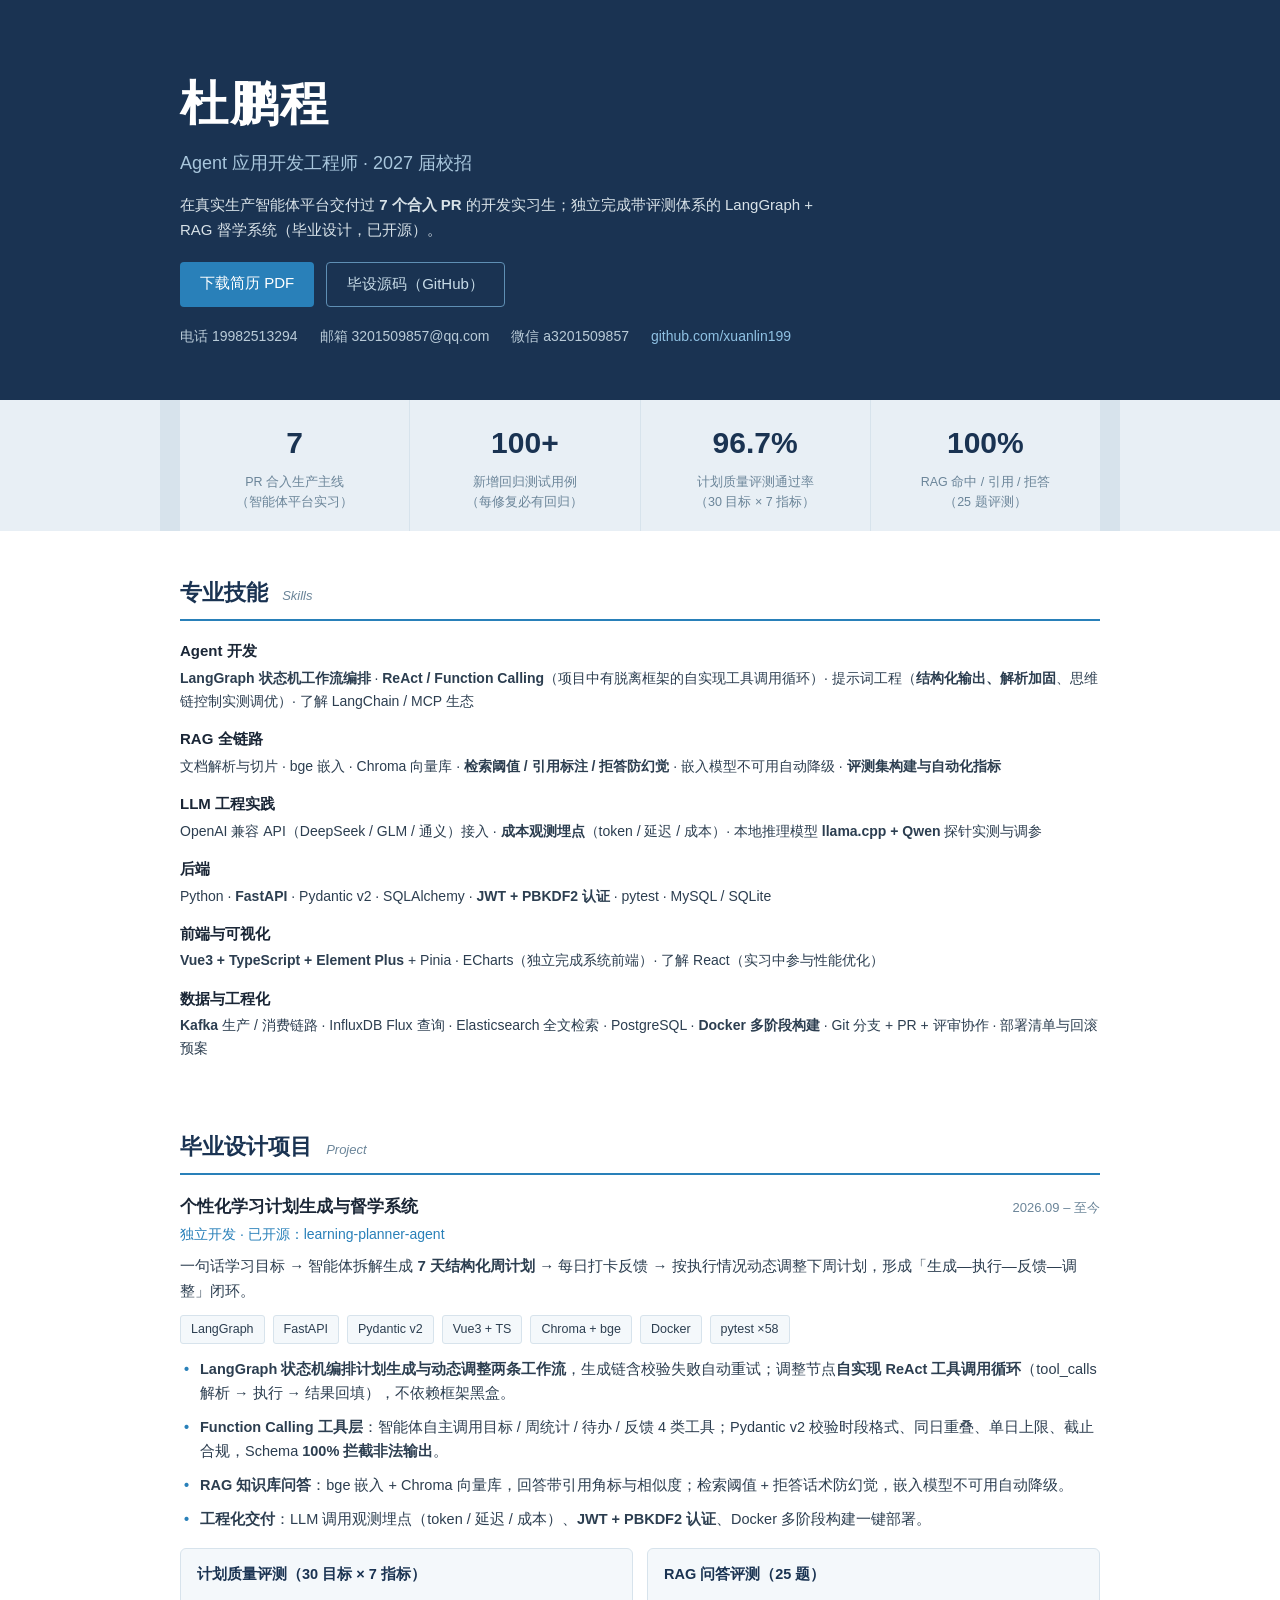
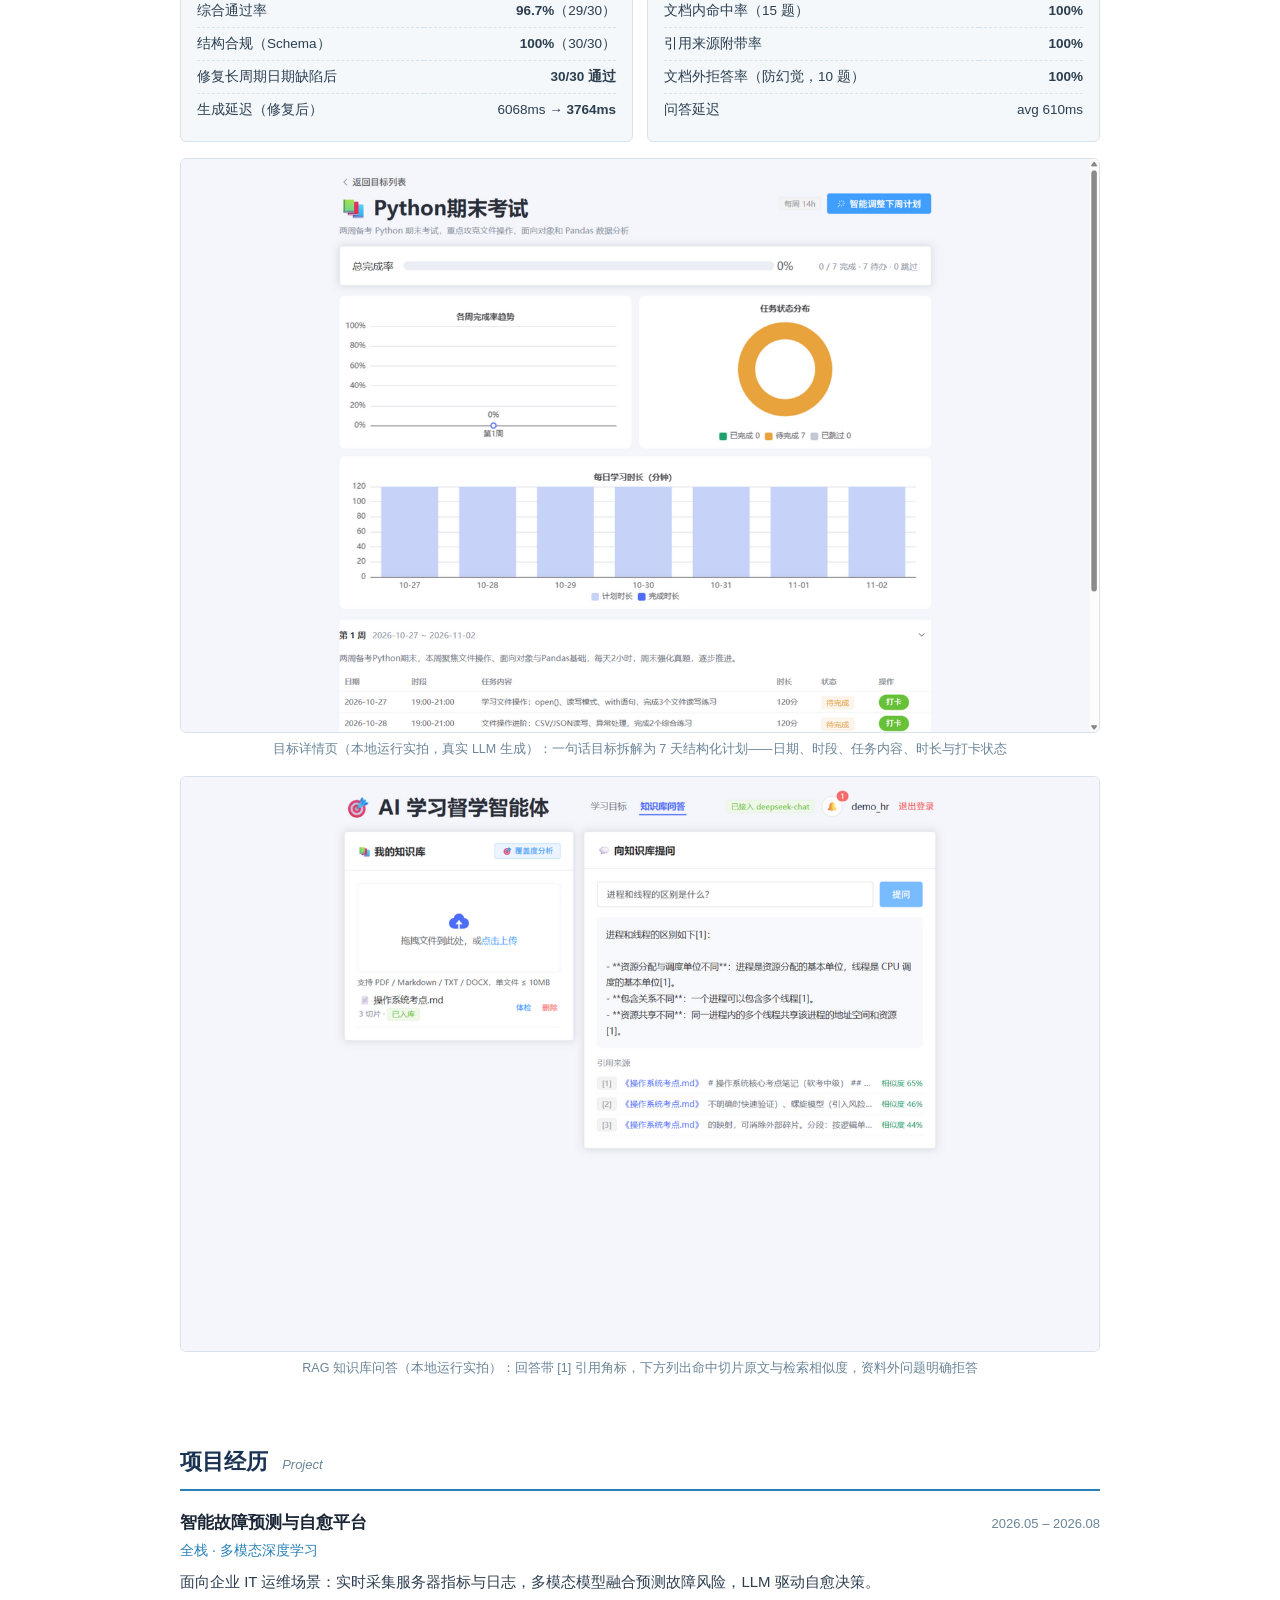
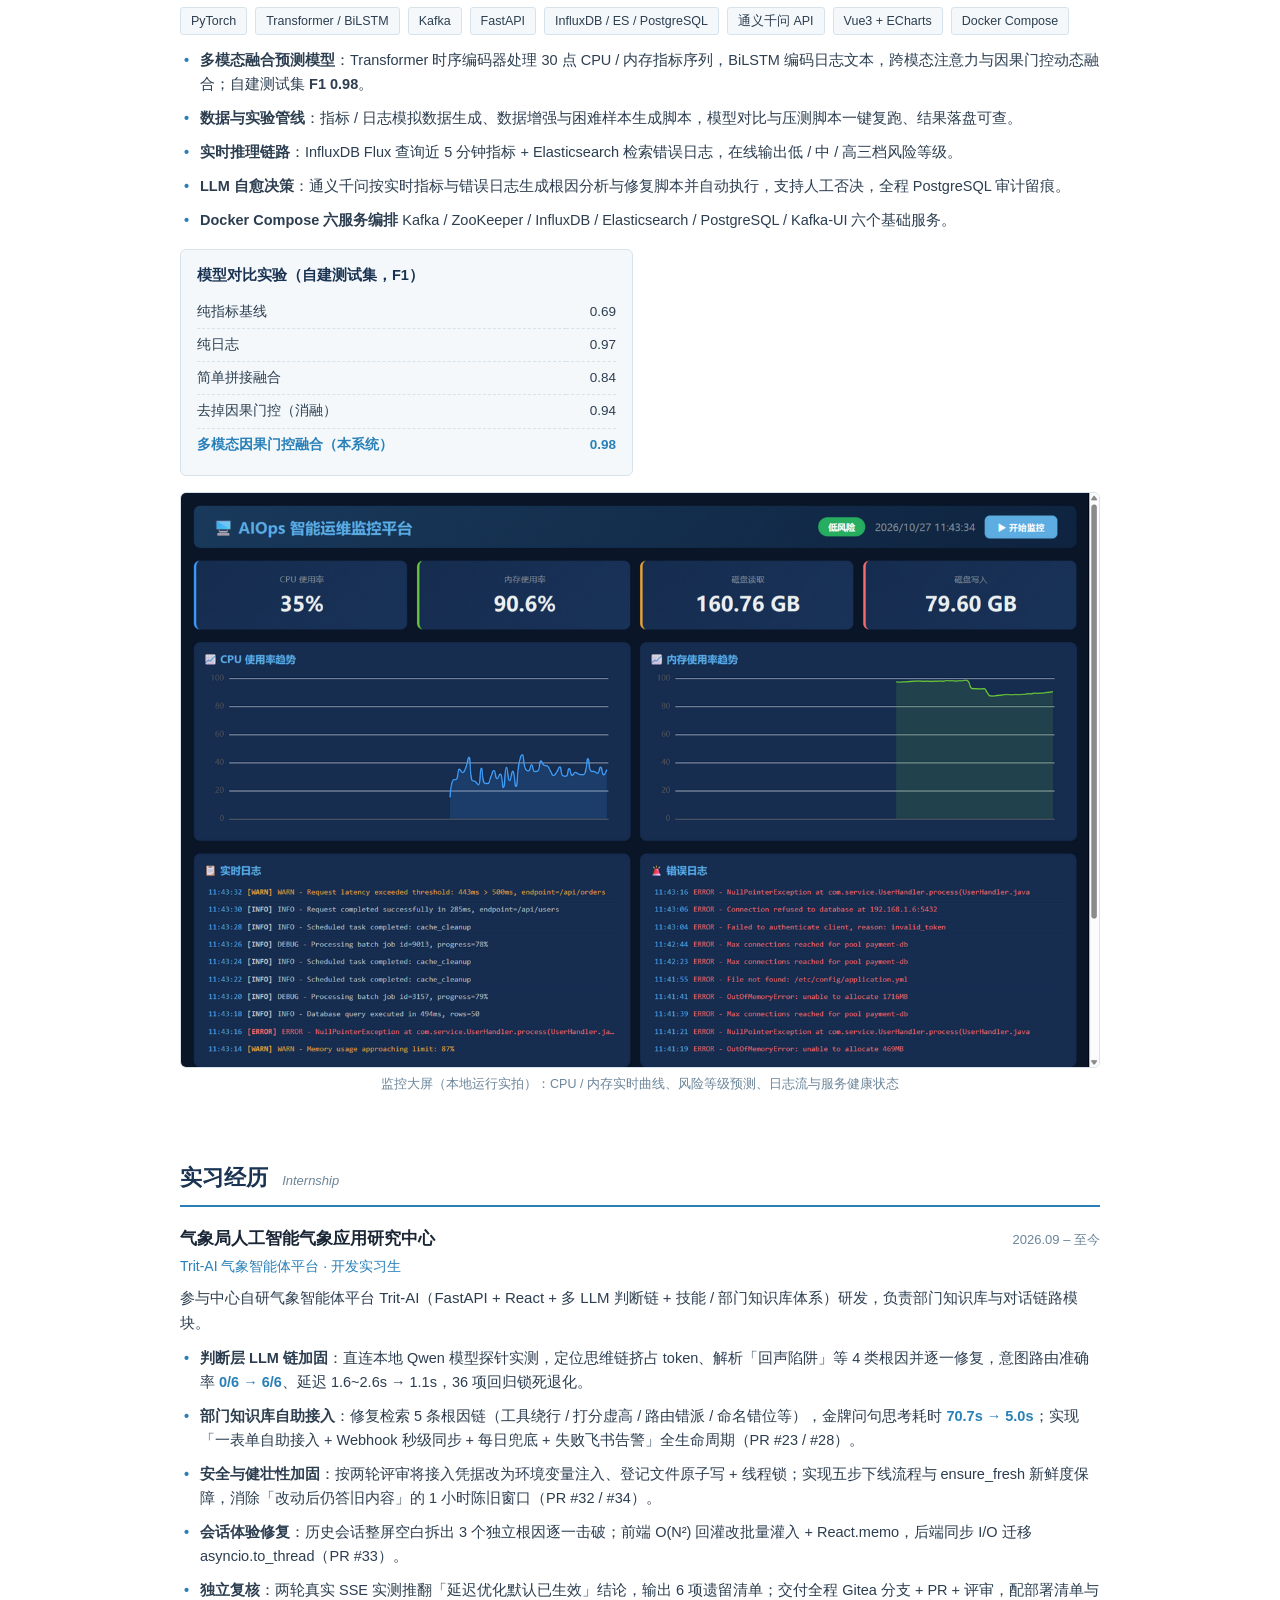
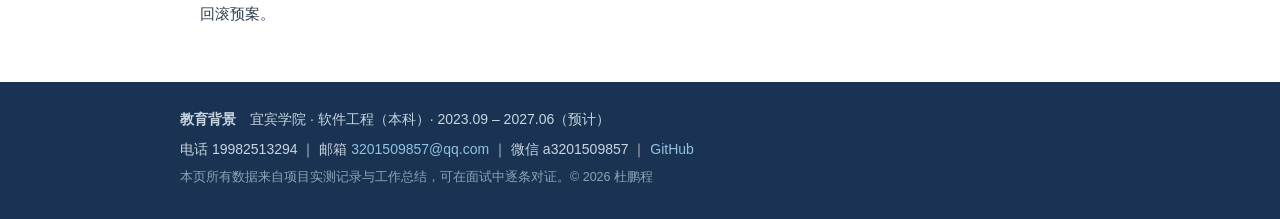
<file: index.html>
<!DOCTYPE html>
<html lang="zh-CN">
<head>
<meta charset="UTF-8">
<meta name="viewport" content="width=device-width, initial-scale=1.0">
<title>杜鹏程 · Agent 应用开发工程师（2027 届）</title>
<meta name="description" content="杜鹏程个人求职主页：气象智能体平台 Trit-AI 开发实习生（7 个 PR 合入主线），毕设 LangGraph + RAG 督学系统（评测通过率 96.7%），开源仓库与简历下载。">
<meta property="og:title" content="杜鹏程 · Agent 应用开发工程师（2027 届）">
<meta property="og:description" content="真实生产智能体平台实习 · LangGraph/RAG/评测体系 · 开源项目与简历下载">
<meta property="og:type" content="website">
<link rel="stylesheet" href="style.css">
</head>
<body>

<header class="hero">
  <div class="container">
    <p class="hero-name">杜鹏程</p>
    <p class="hero-title">Agent 应用开发工程师 · 2027 届校招</p>
    <p class="hero-tag">在真实生产智能体平台交付过 <b>7 个合入 PR</b> 的开发实习生；独立完成带评测体系的 LangGraph + RAG 督学系统（毕业设计，已开源）。</p>
    <div class="hero-actions">
      <a class="btn btn-primary" href="assets/resume.pdf" download="杜鹏程-Agent应用开发工程师-简历.pdf">下载简历 PDF</a>
      <a class="btn btn-ghost" href="https://github.com/xuanlin199/learning-planner-agent" target="_blank" rel="noopener">毕设源码（GitHub）</a>
    </div>
    <ul class="hero-contact">
      <li>电话 19982513294</li>
      <li>邮箱 3201509857@qq.com</li>
      <li>微信 a3201509857</li>
      <li><a href="https://github.com/xuanlin199" target="_blank" rel="noopener">github.com/xuanlin199</a></li>
    </ul>
  </div>
</header>

<section class="stats">
  <div class="container stats-grid">
    <div class="stat"><span class="stat-num">7</span><span class="stat-label">PR 合入生产主线<br>（智能体平台实习）</span></div>
    <div class="stat"><span class="stat-num">100+</span><span class="stat-label">新增回归测试用例<br>（每修复必有回归）</span></div>
    <div class="stat"><span class="stat-num">96.7%</span><span class="stat-label">计划质量评测通过率<br>（30 目标 × 7 指标）</span></div>
    <div class="stat"><span class="stat-num">100%</span><span class="stat-label">RAG 命中 / 引用 / 拒答<br>（25 题评测）</span></div>
  </div>
</section>

<main class="container">

  <section id="skills" class="section">
    <h2>专业技能 <small>Skills</small></h2>
    <div class="skill-group">
      <h3>Agent 开发</h3>
      <p><b>LangGraph 状态机工作流编排</b> · <b>ReAct / Function Calling</b>（项目中有脱离框架的自实现工具调用循环）· 提示词工程（<b>结构化输出、解析加固</b>、思维链控制实测调优）· 了解 LangChain / MCP 生态</p>
    </div>
    <div class="skill-group">
      <h3>RAG 全链路</h3>
      <p>文档解析与切片 · bge 嵌入 · Chroma 向量库 · <b>检索阈值 / 引用标注 / 拒答防幻觉</b> · 嵌入模型不可用自动降级 · <b>评测集构建与自动化指标</b></p>
    </div>
    <div class="skill-group">
      <h3>LLM 工程实践</h3>
      <p>OpenAI 兼容 API（DeepSeek / GLM / 通义）接入 · <b>成本观测埋点</b>（token / 延迟 / 成本）· 本地推理模型 <b>llama.cpp + Qwen</b> 探针实测与调参</p>
    </div>
    <div class="skill-group">
      <h3>后端</h3>
      <p>Python · <b>FastAPI</b> · Pydantic v2 · SQLAlchemy · <b>JWT + PBKDF2 认证</b> · pytest · MySQL / SQLite</p>
    </div>
    <div class="skill-group">
      <h3>前端与可视化</h3>
      <p><b>Vue3 + TypeScript + Element Plus</b> + Pinia · ECharts（独立完成系统前端）· 了解 React（实习中参与性能优化）</p>
    </div>
    <div class="skill-group">
      <h3>数据与工程化</h3>
      <p><b>Kafka</b> 生产 / 消费链路 · InfluxDB Flux 查询 · Elasticsearch 全文检索 · PostgreSQL · <b>Docker 多阶段构建</b> · Git 分支 + PR + 评审协作 · 部署清单与回滚预案</p>
    </div>
  </section>


  <section id="project1" class="section">
    <h2>毕业设计项目 <small>Project</small></h2>
    <div class="entry-head">
      <div>
        <h3>个性化学习计划生成与督学系统</h3>
        <p class="role">独立开发 · 已开源：<a href="https://github.com/xuanlin199/learning-planner-agent" target="_blank" rel="noopener">learning-planner-agent</a></p>
      </div>
      <span class="date">2026.09 – 至今</span>
    </div>
    <p class="lead">一句话学习目标 → 智能体拆解生成 <b>7 天结构化周计划</b> → 每日打卡反馈 → 按执行情况动态调整下周计划，形成「生成—执行—反馈—调整」闭环。</p>
    <div class="chips">
      <span>LangGraph</span><span>FastAPI</span><span>Pydantic v2</span><span>Vue3 + TS</span><span>Chroma + bge</span><span>Docker</span><span>pytest ×58</span>
    </div>
    <ul class="bullets">
      <li><b>LangGraph 状态机编排计划生成与动态调整两条工作流</b>，生成链含校验失败自动重试；调整节点<b>自实现 ReAct 工具调用循环</b>（tool_calls 解析 → 执行 → 结果回填），不依赖框架黑盒。</li>
      <li><b>Function Calling 工具层</b>：智能体自主调用目标 / 周统计 / 待办 / 反馈 4 类工具；Pydantic v2 校验时段格式、同日重叠、单日上限、截止合规，Schema <b>100% 拦截非法输出</b>。</li>
      <li><b>RAG 知识库问答</b>：bge 嵌入 + Chroma 向量库，回答带引用角标与相似度；检索阈值 + 拒答话术防幻觉，嵌入模型不可用自动降级。</li>
      <li><b>工程化交付</b>：LLM 调用观测埋点（token / 延迟 / 成本）、<b>JWT + PBKDF2 认证</b>、Docker 多阶段构建一键部署。</li>
    </ul>
    <div class="eval-grid">
      <div class="eval">
        <h4>计划质量评测（30 目标 × 7 指标）</h4>
        <table>
          <tr><td>综合通过率</td><td><b>96.7%</b>（29/30）</td></tr>
          <tr><td>结构合规（Schema）</td><td><b>100%</b>（30/30）</td></tr>
          <tr><td>修复长周期日期缺陷后</td><td><b>30/30 通过</b></td></tr>
          <tr><td>生成延迟（修复后）</td><td>6068ms → <b>3764ms</b></td></tr>
        </table>
      </div>
      <div class="eval">
        <h4>RAG 问答评测（25 题）</h4>
        <table>
          <tr><td>文档内命中率（15 题）</td><td><b>100%</b></td></tr>
          <tr><td>引用来源附带率</td><td><b>100%</b></td></tr>
          <tr><td>文档外拒答率（防幻觉，10 题）</td><td><b>100%</b></td></tr>
          <tr><td>问答延迟</td><td>avg 610ms</td></tr>
        </table>
      </div>
    </div>
    <figure class="shot">
      <img src="assets/planner.png" alt="督学系统目标详情页：智能体生成的 7 天结构化周计划与完成率统计" loading="lazy">
      <figcaption>目标详情页（本地运行实拍，真实 LLM 生成）：一句话目标拆解为 7 天结构化计划——日期、时段、任务内容、时长与打卡状态</figcaption>
    </figure>
    <figure class="shot">
      <img src="assets/planner-rag.png" alt="RAG 知识库问答：回答带引用角标、来源片段与相似度" loading="lazy">
      <figcaption>RAG 知识库问答（本地运行实拍）：回答带 [1] 引用角标，下方列出命中切片原文与检索相似度，资料外问题明确拒答</figcaption>
    </figure>
  </section>

  <section id="project2" class="section">
    <h2>项目经历 <small>Project</small></h2>
    <div class="entry-head">
      <div>
        <h3>智能故障预测与自愈平台</h3>
        <p class="role">全栈 · 多模态深度学习</p>
      </div>
      <span class="date">2026.05 – 2026.08</span>
    </div>
    <p class="lead">面向企业 IT 运维场景：实时采集服务器指标与日志，多模态模型融合预测故障风险，LLM 驱动自愈决策。</p>
    <div class="chips">
      <span>PyTorch</span><span>Transformer / BiLSTM</span><span>Kafka</span><span>FastAPI</span><span>InfluxDB / ES / PostgreSQL</span><span>通义千问 API</span><span>Vue3 + ECharts</span><span>Docker Compose</span>
    </div>
    <ul class="bullets">
      <li><b>多模态融合预测模型</b>：Transformer 时序编码器处理 30 点 CPU / 内存指标序列，BiLSTM 编码日志文本，跨模态注意力与因果门控动态融合；自建测试集 <b>F1 0.98</b>。</li>
      <li><b>数据与实验管线</b>：指标 / 日志模拟数据生成、数据增强与困难样本生成脚本，模型对比与压测脚本一键复跑、结果落盘可查。</li>
      <li><b>实时推理链路</b>：InfluxDB Flux 查询近 5 分钟指标 + Elasticsearch 检索错误日志，在线输出低 / 中 / 高三档风险等级。</li>
      <li><b>LLM 自愈决策</b>：通义千问按实时指标与错误日志生成根因分析与修复脚本并自动执行，支持人工否决，全程 PostgreSQL 审计留痕。</li>
      <li><b>Docker Compose 六服务编排</b> Kafka / ZooKeeper / InfluxDB / Elasticsearch / PostgreSQL / Kafka-UI 六个基础服务。</li>
    </ul>
    <div class="eval-grid">
      <div class="eval eval-wide">
        <h4>模型对比实验（自建测试集，F1）</h4>
        <table>
          <tr><td>纯指标基线</td><td>0.69</td></tr>
          <tr><td>纯日志</td><td>0.97</td></tr>
          <tr><td>简单拼接融合</td><td>0.84</td></tr>
          <tr><td>去掉因果门控（消融）</td><td>0.94</td></tr>
          <tr class="highlight-row"><td>多模态因果门控融合（本系统）</td><td><b>0.98</b></td></tr>
        </table>
      </div>
    </div>
    <figure class="shot">
      <img src="assets/dashboard.png" alt="智能故障预测与自愈平台监控大屏：实时指标曲线、风险预测、日志流与告警" loading="lazy">
      <figcaption>监控大屏（本地运行实拍）：CPU / 内存实时曲线、风险等级预测、日志流与服务健康状态</figcaption>
    </figure>
  </section>

  <section id="intern" class="section">
    <h2>实习经历 <small>Internship</small></h2>
    <div class="entry-head">
      <div>
        <h3>气象局人工智能气象应用研究中心</h3>
        <p class="role">Trit-AI 气象智能体平台 · 开发实习生</p>
      </div>
      <span class="date">2026.09 – 至今</span>
    </div>
    <p class="lead">参与中心自研气象智能体平台 Trit-AI（FastAPI + React + 多 LLM 判断链 + 技能 / 部门知识库体系）研发，负责部门知识库与对话链路模块。</p>
    <ul class="bullets">
      <li><b>判断层 LLM 链加固</b>：直连本地 Qwen 模型探针实测，定位思维链挤占 token、解析「回声陷阱」等 4 类根因并逐一修复，意图路由准确率 <mark>0/6 → 6/6</mark>、延迟 1.6~2.6s → 1.1s，36 项回归锁死退化。</li>
      <li><b>部门知识库自助接入</b>：修复检索 5 条根因链（工具绕行 / 打分虚高 / 路由错派 / 命名错位等），金牌问句思考耗时 <mark>70.7s → 5.0s</mark>；实现「一表单自助接入 + Webhook 秒级同步 + 每日兜底 + 失败飞书告警」全生命周期（PR #23 / #28）。</li>
      <li><b>安全与健壮性加固</b>：按两轮评审将接入凭据改为环境变量注入、登记文件原子写 + 线程锁；实现五步下线流程与 ensure_fresh 新鲜度保障，消除「改动后仍答旧内容」的 1 小时陈旧窗口（PR #32 / #34）。</li>
      <li><b>会话体验修复</b>：历史会话整屏空白拆出 3 个独立根因逐一击破；前端 O(N²) 回灌改批量灌入 + React.memo，后端同步 I/O 迁移 asyncio.to_thread（PR #33）。</li>
      <li><b>独立复核</b>：两轮真实 SSE 实测推翻「延迟优化默认已生效」结论，输出 6 项遗留清单；交付全程 Gitea 分支 + PR + 评审，配部署清单与回滚预案。</li>
    </ul>
  </section>

</main>

<footer class="footer">
  <div class="container">
    <p><b>教育背景</b>　宜宾学院 · 软件工程（本科）· 2023.09 – 2027.06（预计）</p>
    <p class="footer-contact">电话 19982513294 ｜ 邮箱 <a href="mailto:3201509857@qq.com">3201509857@qq.com</a> ｜ 微信 a3201509857 ｜ <a href="https://github.com/xuanlin199" target="_blank" rel="noopener">GitHub</a></p>
    <p class="footer-note">本页所有数据来自项目实测记录与工作总结，可在面试中逐条对证。© 2026 杜鹏程</p>
  </div>
</footer>

</body>
</html>
</file>
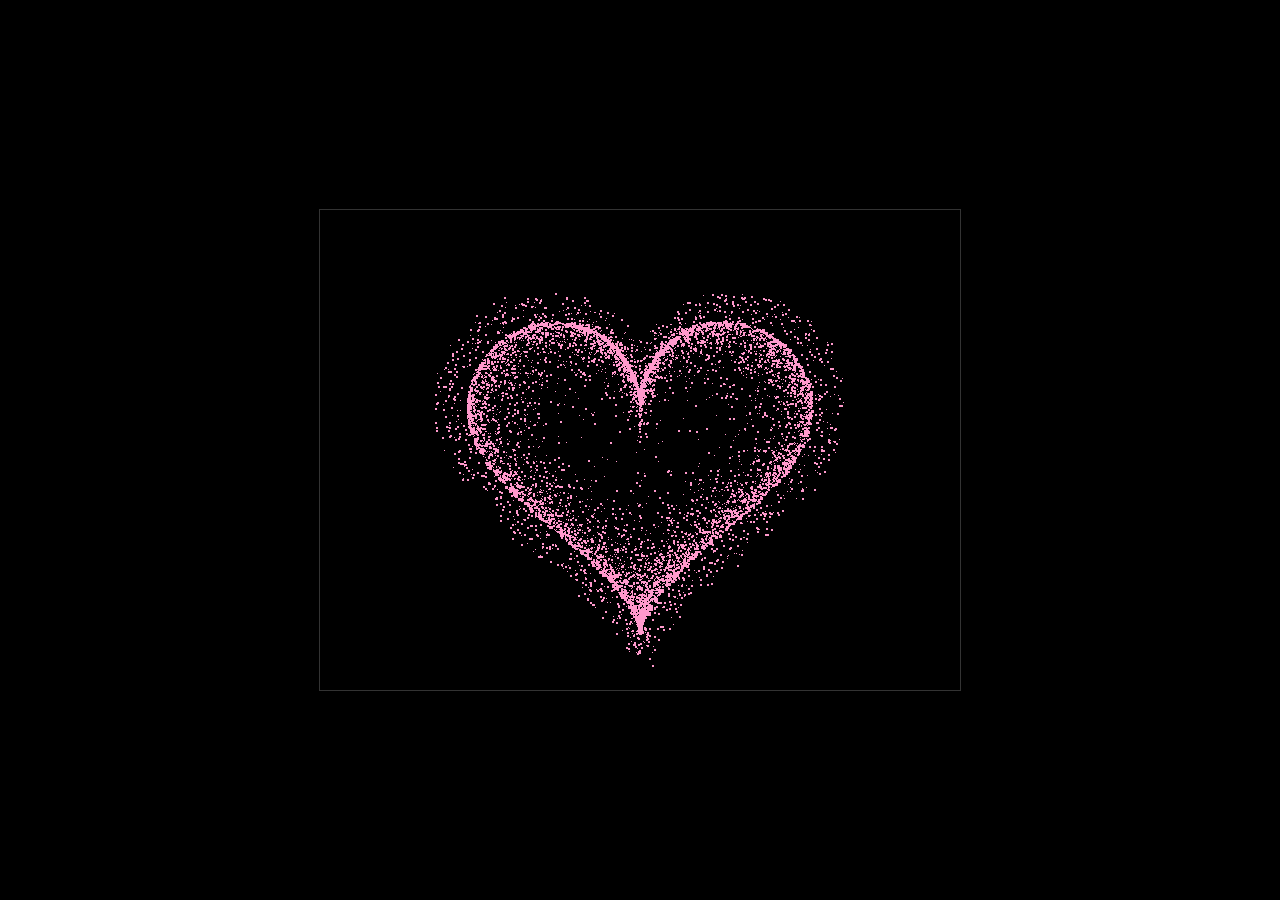
<file: zhouzhou.html>
<!DOCTYPE html>
<html lang="zh-CN">
<head>
    <meta charset="UTF-8">
    <meta name="viewport" content="width=device-width, initial-scale=1.0">
    <title>李洵爱心</title>
    <style>
        body {
            margin: 0;
            padding: 0;
            overflow: hidden;
            background-color: black;
            display: flex;
            justify-content: center;
            align-items: center;
            height: 100vh;
        }
        canvas {
            display: block;
            border: 1px solid #333;
        }
    </style>
</head>
<body>
    <canvas id="heartCanvas" width="640" height="480"></canvas>

    <script>
        // 获取Canvas元素和上下文
        const canvas = document.getElementById('heartCanvas');
        const ctx = canvas.getContext('2d');
        
        // 设置常量，与Python代码保持一致
        const CANVAS_WIDTH = 640;
        const CANVAS_HEIGHT = 480;
        const CANVAS_CENTER_X = CANVAS_WIDTH / 2;
        const CANVAS_CENTER_Y = CANVAS_HEIGHT / 2;
        const IMAGE_ENLARGE = 11;
        const HEART_COLOR = "#FF99CC";
        
        // 爱心函数 - 严格遵循原数学公式
        function heartFunction(t, shrinkRatio = IMAGE_ENLARGE) {
            const x = 16 * Math.pow(Math.sin(t), 3);
            const y = -(13 * Math.cos(t) - 5 * Math.cos(2 * t) - 2 * Math.cos(3 * t) - Math.cos(4 * t));
            // 放大
            const scaledX = x * shrinkRatio;
            const scaledY = y * shrinkRatio;
            // 移到画布中央
            return {
                x: Math.floor(scaledX + CANVAS_CENTER_X),
                y: Math.floor(scaledY + CANVAS_CENTER_Y)
            };
        }
        
        // 内部扩散函数
        function scatterInside(x, y, beta = 0.15) {
            const ratioX = -beta * Math.log(Math.random());
            const ratioY = -beta * Math.log(Math.random());
            const dx = ratioX * (x - CANVAS_CENTER_X);
            const dy = ratioY * (y - CANVAS_CENTER_Y);
            return {
                x: x - dx,
                y: y - dy
            };
        }
        
        // 收缩效果函数
        function shrink(x, y, ratio) {
            const force = -1 / Math.pow(Math.pow(x - CANVAS_CENTER_X, 2) + Math.pow(y - CANVAS_CENTER_Y, 2), 0.6);
            const dx = ratio * force * (x - CANVAS_CENTER_X);
            const dy = ratio * force * (y - CANVAS_CENTER_Y);
            return {
                x: x - dx,
                y: y - dy
            };
        }
        
        // 曲线函数
        function curve(p) {
            return 2 * (2 * Math.sin(4 * p)) / (2 * Math.PI);
        }
        
        // 生成随机整数，包括最小值和最大值
        function randomInt(min, max) {
            return Math.floor(Math.random() * (max - min + 1)) + min;
        }
        
        // 爱心类 - 完全按照Python逻辑实现
        class Heart {
            constructor(generateFrame = 20) {
                this._points = new Set(); // 原始爱心坐标集合
                this._edgeDiffusionPoints = new Set(); // 边缘扩散效果点坐标集合
                this._centerDiffusionPoints = new Set(); // 中心扩散效果点坐标集合
                this.allPoints = {}; // 每帧动态点坐标
                this.build(2000);
                this.randomHalo = 1000;
                this.generateFrame = generateFrame;
                
                // 预计算每帧的点
                for (let frame = 0; frame < generateFrame; frame++) {
                    this.calc(frame);
                }
            }
            
            // 构建爱心形状
            build(number) {
                // 生成爱心轮廓点
                for (let i = 0; i < number; i++) {
                    const t = Math.random() * 2 * Math.PI;
                    const { x, y } = heartFunction(t);
                    this._points.add(`${x},${y}`);
                }
                
                // 爱心内扩散
                const pointList = Array.from(this._points);
                for (const point of pointList) {
                    const [x, y] = point.split(',').map(Number);
                    for (let i = 0; i < 3; i++) {
                        const { x: newX, y: newY } = scatterInside(x, y, 0.05);
                        this._edgeDiffusionPoints.add(`${Math.floor(newX)},${Math.floor(newY)}`);
                    }
                }
                
                // 爱心内再次扩散
                for (let i = 0; i < 4000; i++) {
                    const randomPoint = pointList[Math.floor(Math.random() * pointList.length)];
                    const [x, y] = randomPoint.split(',').map(Number);
                    const { x: newX, y: newY } = scatterInside(x, y, 0.17);
                    this._centerDiffusionPoints.add(`${Math.floor(newX)},${Math.floor(newY)}`);
                }
            }
            
            // 计算位置
            calcPosition(x, y, ratio) {
                const force = 1 / Math.pow(Math.pow(x - CANVAS_CENTER_X, 2) + Math.pow(y - CANVAS_CENTER_Y, 2), 0.520);
                const dx = ratio * force * (x - CANVAS_CENTER_X) + randomInt(-1, 1);
                const dy = ratio * force * (y - CANVAS_CENTER_Y) + randomInt(-1, 1);
                return {
                    x: x - dx,
                    y: y - dy
                };
            }
            
            // 计算每帧的点
            calc(generateFrame) {
                const ratio = 10 * curve(generateFrame / 10 * Math.PI);
                const haloRadius = Math.floor(4 + 6 * (1 + curve(generateFrame / 10 * Math.PI)));
                const haloNumber = Math.floor(3000 + 4000 * Math.pow(Math.abs(curve(generateFrame / 10 * Math.PI)), 2));
                const allPoints = [];
                
                // 光环
                const heartHaloPoint = new Set();
                for (let i = 0; i < haloNumber; i++) {
                    const t = Math.random() * 2 * Math.PI;
                    let { x, y } = heartFunction(t, 11.6);
                    const shrunk = shrink(x, y, haloRadius);
                    x = Math.floor(shrunk.x);
                    y = Math.floor(shrunk.y);
                    
                    const pointKey = `${x},${y}`;
                    if (!heartHaloPoint.has(pointKey)) {
                        heartHaloPoint.add(pointKey);
                        x += randomInt(-14, 14);
                        y += randomInt(-14, 14);
                        const size = Math.random() > 0.33 ? 2 : 1;
                        allPoints.push({ x, y, size });
                    }
                }
                
                // 轮廓
                for (const point of this._points) {
                    const [x, y] = point.split(',').map(Number);
                    const { x: newX, y: newY } = this.calcPosition(x, y, ratio);
                    const size = randomInt(1, 3);
                    allPoints.push({ x: Math.floor(newX), y: Math.floor(newY), size });
                }
                
                // 边缘扩散
                for (const point of this._edgeDiffusionPoints) {
                    const [x, y] = point.split(',').map(Number);
                    const { x: newX, y: newY } = this.calcPosition(x, y, ratio);
                    const size = randomInt(1, 2);
                    allPoints.push({ x: Math.floor(newX), y: Math.floor(newY), size });
                }
                
                // 中心扩散
                for (const point of this._centerDiffusionPoints) {
                    const [x, y] = point.split(',').map(Number);
                    const { x: newX, y: newY } = this.calcPosition(x, y, ratio);
                    const size = randomInt(1, 2);
                    allPoints.push({ x: Math.floor(newX), y: Math.floor(newY), size });
                }
                
                this.allPoints[generateFrame] = allPoints;
            }
            
            // 渲染帧
            render(renderFrame) {
                const framePoints = this.allPoints[renderFrame % this.generateFrame];
                ctx.fillStyle = HEART_COLOR;
                
                for (const { x, y, size } of framePoints) {
                    ctx.fillRect(x, y, size, size);
                }
            }
        }
        
        // 动画循环 - 保持160ms/帧的帧率
        function draw(heart, renderFrame = 0) {
            // 清除画布
            ctx.clearRect(0, 0, CANVAS_WIDTH, CANVAS_HEIGHT);
            
            // 渲染当前帧
            heart.render(renderFrame);
            
            // 使用setTimeout保持160ms/帧的帧率
            setTimeout(() => {
                draw(heart, renderFrame + 1);
            }, 160);
        }
        
        // 初始化并启动动画
        const heart = new Heart();
        draw(heart);
    </script>
</body>
</html>
</file>
<file: style.css>
:root {
  --dark: #1A3352;
  --accent: #2980B9;
  --title: #1A2636;
  --body: #2C3E50;
  --sec: #6B8599;
  --light: #E8EFF5;
  --card: #F4F8FB;
  --border: #D7E3EC;
}

* { margin: 0; padding: 0; box-sizing: border-box; }

html { -webkit-text-size-adjust: 100%; }

body {
  font-family: "Microsoft YaHei", "PingFang SC", "Helvetica Neue", Arial, sans-serif;
  color: var(--body);
  line-height: 1.65;
  background: #fff;
}

.container { max-width: 960px; margin: 0 auto; padding: 0 20px; }

a { color: var(--accent); text-decoration: none; }
a:hover { text-decoration: underline; }

/* ---------- hero ---------- */
.hero {
  background: var(--dark);
  color: #fff;
  padding: 48px 0 40px;
}
.hero-name {
  font-size: 40px;
  font-weight: 700;
  letter-spacing: 2px;
}
.hero-title {
  font-size: 18px;
  color: #A8C6DC;
  margin-top: 6px;
}
.hero-tag {
  max-width: 640px;
  margin-top: 14px;
  font-size: 15px;
  color: #D8E2E8;
}
.hero-actions { margin-top: 20px; display: flex; flex-wrap: wrap; gap: 12px; }
.btn {
  display: inline-block;
  padding: 9px 20px;
  border-radius: 4px;
  font-size: 15px;
}
.btn-primary { background: var(--accent); color: #fff; }
.btn-primary:hover { background: #2472A6; text-decoration: none; }
.btn-ghost { border: 1px solid #5F8FB4; color: #C8DCE8; }
.btn-ghost:hover { border-color: #C8DCE8; text-decoration: none; }
.hero-contact {
  list-style: none;
  margin-top: 18px;
  display: flex;
  flex-wrap: wrap;
  gap: 6px 22px;
  font-size: 14px;
  color: #B9CBD8;
}
.hero-contact a { color: #8FC1E3; }

/* ---------- stats ---------- */
.stats { background: var(--light); }
.stats-grid {
  display: grid;
  grid-template-columns: repeat(2, 1fr);
  gap: 1px;
  background: var(--border);
}
.stat {
  background: var(--light);
  padding: 18px 12px;
  text-align: center;
}
.stat-num {
  display: block;
  font-size: 30px;
  font-weight: 700;
  color: var(--dark);
}
.stat-label {
  display: block;
  margin-top: 4px;
  font-size: 12.5px;
  color: var(--sec);
}

/* ---------- sections ---------- */
.section { padding: 36px 0 8px; }
.section h2 {
  font-size: 22px;
  color: var(--dark);
  border-bottom: 2px solid var(--accent);
  padding-bottom: 8px;
  margin-bottom: 18px;
}
.section h2 small {
  font-size: 13px;
  color: var(--sec);
  font-weight: 400;
  font-style: italic;
  margin-left: 8px;
}

.entry-head {
  display: flex;
  justify-content: space-between;
  align-items: baseline;
  gap: 12px;
  flex-wrap: wrap;
  margin-bottom: 8px;
}
.entry-head h3 { font-size: 17px; color: var(--title); }
.role { font-size: 14px; color: var(--accent); margin-top: 2px; }
.date { font-size: 13px; color: var(--sec); white-space: nowrap; }

.lead { font-size: 15px; margin-bottom: 12px; }

.bullets { list-style: none; }
.bullets li {
  position: relative;
  padding-left: 20px;
  margin-bottom: 10px;
  font-size: 14.5px;
}
.bullets li::before {
  content: "•";
  position: absolute;
  left: 4px;
  color: var(--accent);
  font-weight: 700;
}
.bullets mark {
  background: none;
  color: var(--accent);
  font-weight: 700;
}

.chips { display: flex; flex-wrap: wrap; gap: 8px; margin-bottom: 14px; }
.chips span {
  background: var(--card);
  border: 1px solid var(--border);
  color: var(--body);
  border-radius: 3px;
  font-size: 12.5px;
  padding: 3px 10px;
}

/* ---------- eval tables ---------- */
.eval-grid {
  display: grid;
  grid-template-columns: 1fr;
  gap: 14px;
  margin: 16px 0;
}
.eval {
  background: var(--card);
  border: 1px solid var(--border);
  border-radius: 6px;
  padding: 14px 16px;
}
.eval h4 {
  font-size: 14.5px;
  color: var(--dark);
  margin-bottom: 8px;
}
.eval table { width: 100%; border-collapse: collapse; font-size: 13.5px; }
.eval td { padding: 5px 0; border-bottom: 1px dashed var(--border); }
.eval td:last-child { text-align: right; }
.eval tr:last-child td { border-bottom: none; }
.eval .highlight-row td { color: var(--accent); font-weight: 700; }

.shot-placeholder {
  border: 1.5px dashed var(--border);
  border-radius: 6px;
  color: var(--sec);
  text-align: center;
  font-size: 13px;
  padding: 26px 12px;
  margin-bottom: 12px;
  background: #FAFCFE;
}

.shot {
  margin: 16px 0 12px;
}
.shot img {
  width: 100%;
  height: auto;
  border: 1px solid var(--border);
  border-radius: 6px;
  display: block;
}
.shot figcaption {
  font-size: 12.5px;
  color: var(--sec);
  text-align: center;
  margin-top: 6px;
}

/* ---------- skills ---------- */
.skill-group { margin-bottom: 14px; }
.skill-group h3 {
  font-size: 15px;
  color: var(--title);
  margin-bottom: 3px;
}
.skill-group p { font-size: 14px; }

/* ---------- footer ---------- */
.footer {
  background: var(--dark);
  color: #C8D5E0;
  padding: 26px 0;
  margin-top: 36px;
  font-size: 14px;
}
.footer p { margin-bottom: 6px; }
.footer a { color: #8FC1E3; }
.footer-note { font-size: 12.5px; color: #8AA2B5; }

/* ---------- desktop ---------- */
@media (min-width: 700px) {
  .stats-grid { grid-template-columns: repeat(4, 1fr); }
  .eval-grid { grid-template-columns: 1fr 1fr; }
  .hero { padding: 64px 0 52px; }
  .hero-name { font-size: 48px; }
  .section { padding: 44px 0 10px; }
}
</file>
